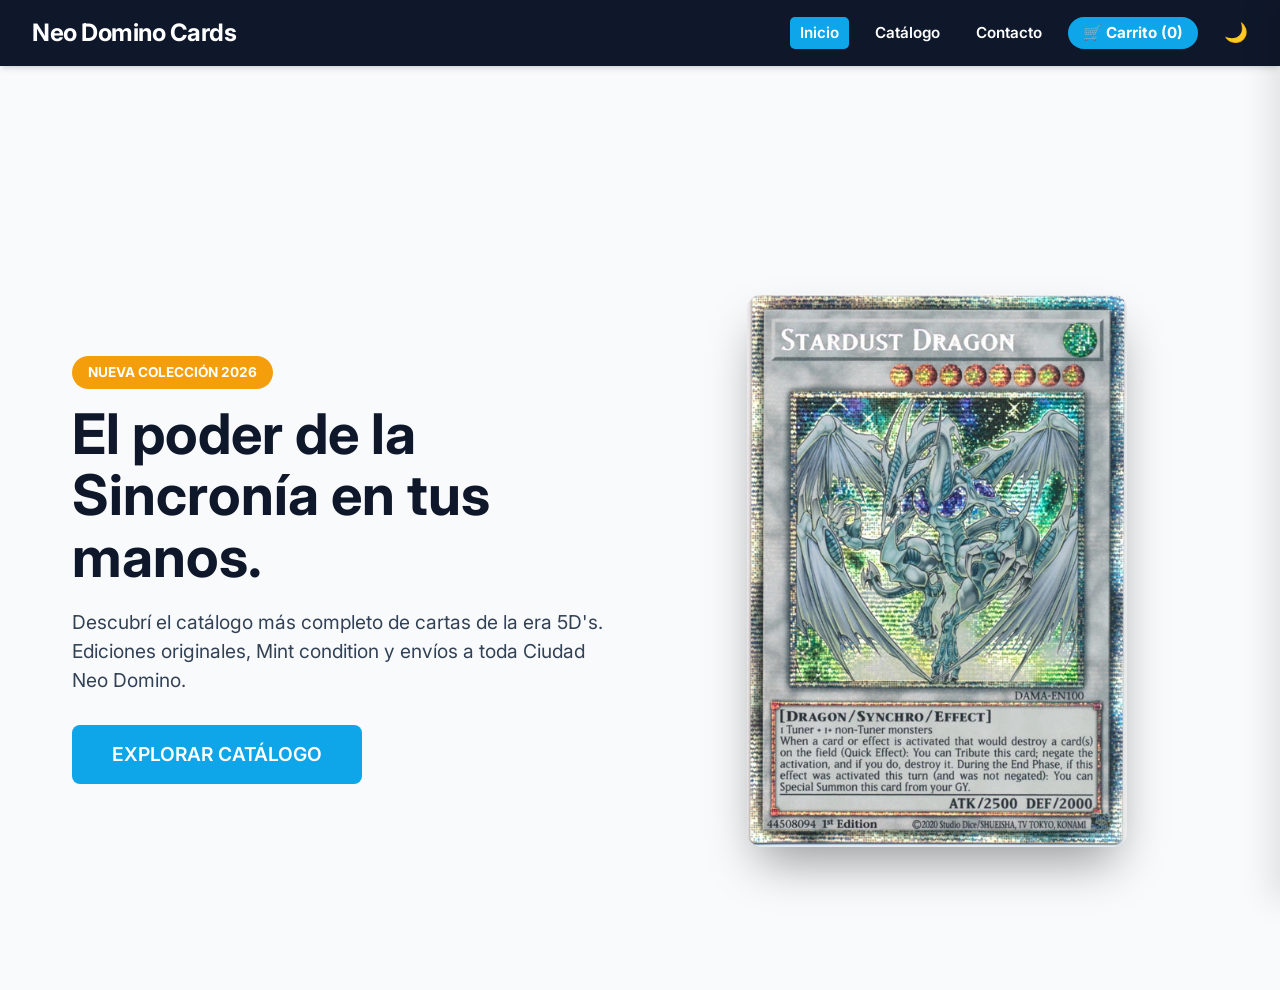
<file: app/index.html>
<!DOCTYPE html>
<html lang="es">
<head>
    <meta charset="UTF-8">
    <meta name="viewport" content="width=device-width, initial-scale=1.0">
    <title>Neo Domino Cards | Inicio</title>
    <link rel="stylesheet" href="style/style.css">
</head>
<body>

    <header>
        <h2>Neo Domino Cards</h2>
        <nav>
            <a href="index.html" class="active">Inicio</a>
            <a href="catalogo.html">Catálogo</a>
            <a href="contacto.html">Contacto</a>
            <span id="cart-counter" style="background: var(--color-secundario); padding: 5px 15px; border-radius: 20px; color: white; cursor: pointer; transition: 0.2s; font-weight: bold;">🛒 Carrito (0)</span>
            
            <button id="btn-dark-mode" style="background: none; border: none; font-size: 1.2rem; cursor: pointer; margin-left: 10px;" title="Alternar tema">🌙</button>
        </nav>
    </header>

    <main>
        <section class="hero-section">
            <div class="hero-texto">
                <span class="badge-edicion" style="margin-bottom: 15px; display: inline-block;">Nueva Colección 2026</span>
                
                <h1>
                    El poder de la Sincronía en tus manos.
                </h1>
                <p style="font-size: 1.2rem; margin-bottom: 30px;">
                    Descubrí el catálogo más completo de cartas de la era 5D's. Ediciones originales, Mint condition y envíos a toda Ciudad Neo Domino.
                </p>
                
                <a href="catalogo.html" class="btn-comprar btn-grande" style="text-decoration: none; display: inline-block; width: auto; padding: 15px 40px; font-size: 1.2rem;">
                    Explorar Catálogo
                </a>
            </div>
            <div class="hero-imagen">
                <img src="img/stardust.webp" alt="Stardust Dragon" class="carta-flotante">
            </div>
        </section>
    </main>

    <div id="carrito-sidebar" class="carrito-sidebar">
        <div class="carrito-header">
            <h3>Mi Carrito</h3>
            <button id="cerrar-carrito" class="btn-cerrar">&times;</button>
        </div>
        <div id="carrito-items" class="carrito-items"></div>
        <div class="carrito-footer">
            <div class="carrito-total">
                <span>Total a pagar:</span>
                <span id="carrito-total-precio">$0 ARS</span>
            </div>
            <button id="vaciar-carrito" class="btn-vaciar">🗑️ Vaciar carrito</button>
            <button id="btn-continuar-compra" class="btn-comprar" style="margin-top: 10px;">Continuar compra</button>
        </div>
    </div>

    <script src="darkmode.js"></script>
    <script src="carrito.js"></script>
</body>
</html>
</file>
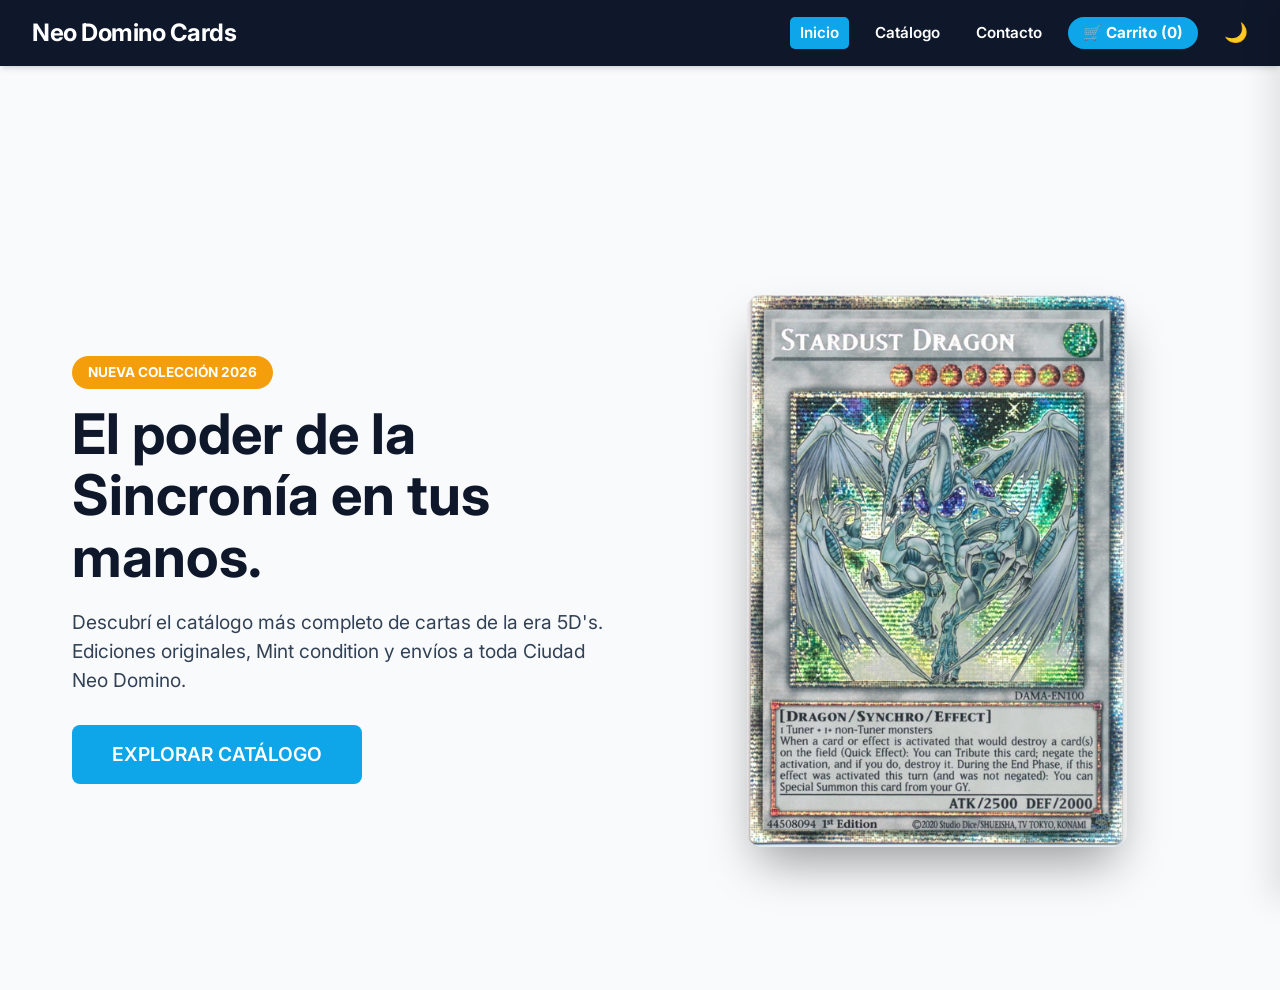
<file: app/checkout.html>
<!DOCTYPE html>
<html lang="es">
<head>
    <meta charset="UTF-8">
    <meta name="viewport" content="width=device-width, initial-scale=1.0">
    <title>Finalizar Compra | Neo Domino Cards</title>
    <link rel="stylesheet" href="style/style.css">
</head>
<body>

    <header>
        <h2>Neo Domino Cards</h2>
        <nav>
            <a href="index.html" class="btn-volver">← Volver a la tienda</a>
        </nav>
    </header>

    <main class="main-detalle">
        <div class="contenedor-detalle layout-checkout">
            
            <section class="seccion-resenas seccion-formulario">
                <h2>Datos de facturación y envío</h2>
                <p class="texto-ayuda">Completá tus datos para finalizar la compra.</p>
                
                <form id="form-checkout" class="formulario-resena">
                    <div class="grupo-input">
                        <label for="nombre">Nombre completo:</label>
                        <input type="text" id="nombre" placeholder="Ej: Yusei Fudo" required>
                    </div>
                    
                    <div class="grupo-input">
                        <label for="direccion">Dirección de envío:</label>
                        <input type="text" id="direccion" placeholder="Ej: Satellite St. 123" required>
                    </div>

                    <div class="grupo-input">
                        <label for="tarjeta">Número de Tarjeta:</label>
                        <input type="text" id="tarjeta" placeholder="XXXX-XXXX-XXXX-XXXX" required minlength="16" maxlength="16">
                    </div>
                    
                    <button type="submit" class="btn-comprar btn-grande">Confirmar Pago</button>
                </form>
            </section>

            <section class="seccion-resenas seccion-resumen">
                <h2>Resumen de tu pedido</h2>
                <hr class="separador">
                <div id="checkout-items" class="lista-items-checkout"></div>
                <hr class="separador">
                <h3 id="checkout-total" class="precio-total">Total: $0 ARS</h3>
            </section>

        </div>
    </main>

    <script src="storage.js"></script>
    <script>
        // 1. Carga y Seguridad
        const carrito = StorageDB.leer('carrito', []);
        if (!carrito.length) window.location.href = 'index.html';

        // 2. Renderizado Optimizado (Map + Reduce)
        document.getElementById('checkout-items').innerHTML = carrito.map(item => `
            <div class="item-resumen">
                <span>${item.cantidad}x <strong>${item.nombre}</strong></span>
                <span>$${(item.precio * item.cantidad).toLocaleString('es-AR')}</span>
            </div>
        `).join('');

        const totalAPagar = carrito.reduce((suma, item) => suma + (item.precio * item.cantidad), 0);
        document.getElementById('checkout-total').textContent = `Total: $${totalAPagar.toLocaleString('es-AR')} ARS`;

        // 3. Persistencia de Formulario (sessionStorage)
        const form = document.getElementById('form-checkout');
        const inputNombre = document.getElementById('nombre');
        const inputDir = document.getElementById('direccion');

        // Recuperar si el usuario apretó F5
        inputNombre.value = sessionStorage.getItem('form_nombre') || '';
        inputDir.value = sessionStorage.getItem('form_dir') || '';

        // Guardar mientras tipea
        form.addEventListener('input', (e) => {
            if (e.target.id === 'nombre') sessionStorage.setItem('form_nombre', e.target.value);
            if (e.target.id === 'direccion') sessionStorage.setItem('form_dir', e.target.value);
        });

        // 4. Procesar Pago
        form.addEventListener('submit', (e) => {
            e.preventDefault();
            alert("¡Pago procesado con éxito! Tus cartas ya están en preparación.");
            
            StorageDB.borrar('carrito'); 
            sessionStorage.clear(); // Limpiamos los inputs guardados
            
            window.location.href = 'index.html';
        });
    </script>
</body>
</html>
</file>
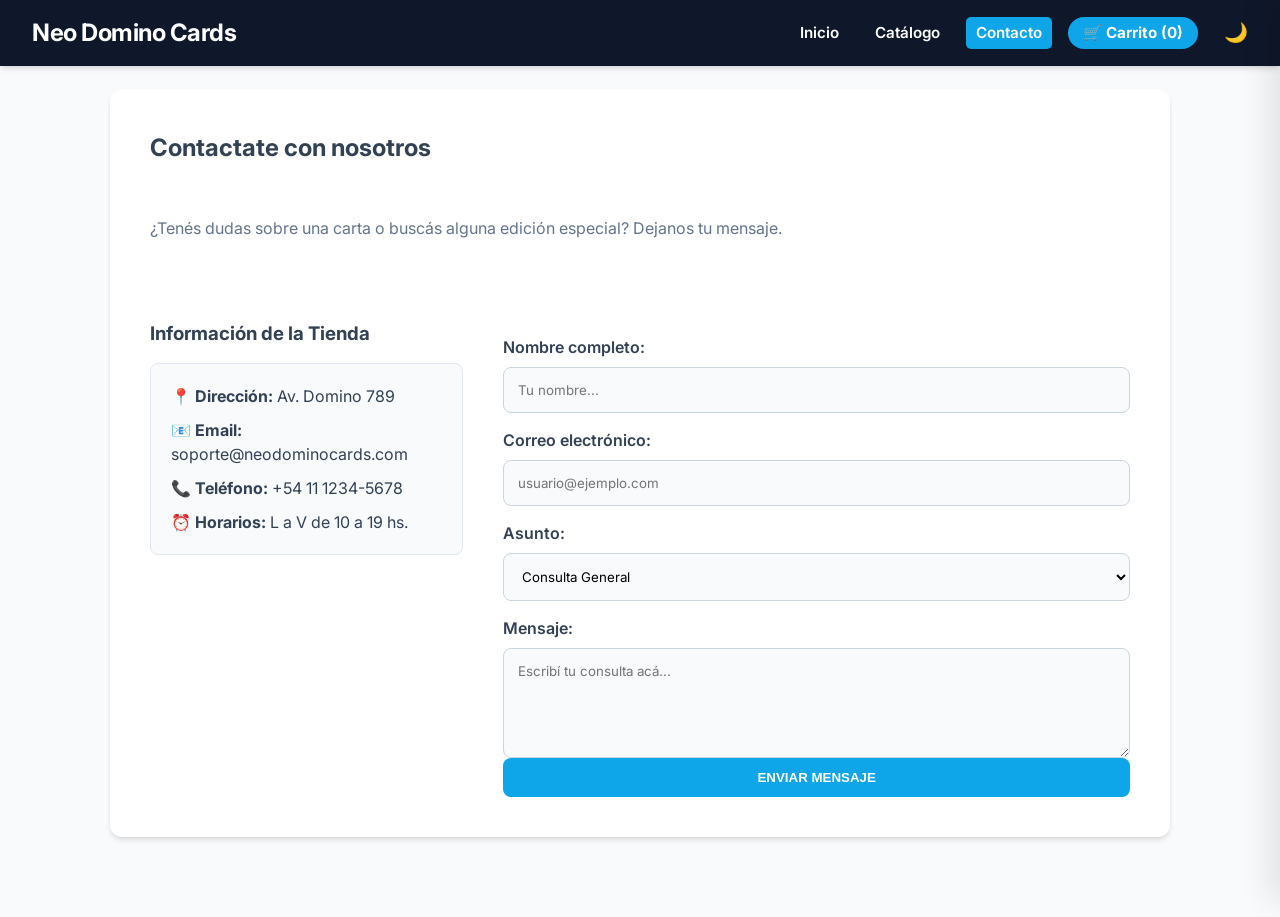
<file: app/contacto.html>
<!DOCTYPE html>
<html lang="es">
<head>
    <meta charset="UTF-8">
    <meta name="viewport" content="width=device-width, initial-scale=1.0">
    <title>Contacto | Neo Domino Cards</title>
    <link rel="stylesheet" href="style/style.css">
</head>
<body>

    <header>
        <h2>Neo Domino Cards</h2>
        <nav>
            <a href="index.html">Inicio</a>
            <a href="catalogo.html">Catálogo</a>
            <a href="contacto.html" class="active">Contacto</a>
            <span id="cart-counter" style="background: var(--color-secundario); padding: 5px 15px; border-radius: 20px; color: white; cursor: pointer; transition: 0.2s; font-weight: bold;">🛒 Carrito (0)</span>
            <button id="btn-dark-mode" style="background: none; border: none; font-size: 1.2rem; cursor: pointer; margin-left: 10px;" title="Alternar tema">🌙</button>
        </nav>
    </header>

    <main class="main-detalle">
        <div class="contenedor-detalle">
            <section class="producto-detalle" style="flex-direction: column;">
                <h1>Contactate con nosotros</h1>
                <p class="texto-ayuda">¿Tenés dudas sobre una carta o buscás alguna edición especial? Dejanos tu mensaje.</p>
                
                <div class="layout-checkout" style="margin-top: 10px;">
                    
                    <div class="seccion-resumen">
                        <h3>Información de la Tienda</h3>
                        <ul class="caracteristicas" style="margin-top: 15px;">
                            <li>📍 <strong>Dirección:</strong> Av. Domino 789</li>
                            <li>📧 <strong>Email:</strong> soporte@neodominocards.com</li>
                            <li>📞 <strong>Teléfono:</strong> +54 11 1234-5678</li>
                            <li>⏰ <strong>Horarios:</strong> L a V de 10 a 19 hs.</li>
                        </ul>
                    </div>

                    <div class="seccion-formulario">
                        <form id="form-contacto" class="formulario-resena">
                            <div class="grupo-input">
                                <label for="nombre-contacto">Nombre completo:</label>
                                <input type="text" id="nombre-contacto" required placeholder="Tu nombre...">
                            </div>
                            <div class="grupo-input">
                                <label for="email-contacto">Correo electrónico:</label>
                                <input type="email" id="email-contacto" required placeholder="usuario@ejemplo.com">
                            </div>
                            <div class="grupo-input">
                                <label for="asunto">Asunto:</label>
                                <select id="asunto">
                                    <option value="consulta">Consulta General</option>
                                    <option value="pedido">Estado de Pedido</option>
                                    <option value="stock">Busco una carta específica</option>
                                </select>
                            </div>
                            <div class="grupo-input">
                                <label for="mensaje">Mensaje:</label>
                                <textarea id="mensaje" rows="5" required placeholder="Escribí tu consulta acá..."></textarea>
                            </div>
                            <button type="submit" class="btn-comprar btn-grande">Enviar Mensaje</button>
                        </form>
                    </div>

                </div>
            </section>
        </div>
    </main>

    <div id="carrito-sidebar" class="carrito-sidebar">
        <div class="carrito-header">
            <h3>Mi Carrito</h3>
            <button id="cerrar-carrito" class="btn-cerrar">&times;</button>
        </div>
        <div id="carrito-items" class="carrito-items"></div>
        <div class="carrito-footer">
            <div class="carrito-total">
                <span>Total a pagar:</span>
                <span id="carrito-total-precio">$0 ARS</span>
            </div>
            <button id="vaciar-carrito" class="btn-vaciar">🗑️ Vaciar carrito</button>
            <button id="btn-continuar-compra" class="btn-comprar" style="margin-top: 10px;">Continuar compra</button>
        </div>
    </div>

    <!-- Scripts unificados -->
    <script src="storage.js"></script>
    <script src="darkmode.js"></script>
    <script src="carrito.js"></script>
    <script>
        document.getElementById('form-contacto').addEventListener('submit', (e) => {
            e.preventDefault();
            alert(`¡Gracias ${document.getElementById('nombre-contacto').value}! Recibimos tu mensaje correctamente.`);
            e.target.reset(); // Vaciamos el form en lugar de redirigir bruscamente
        });
    </script>
</body>
</html>
</file>
<file: app/style/style.css>
@import url('https://fonts.googleapis.com/css2?family=Inter:wght@400;600;700&display=swap');

/* Variables y Reset */
:root {
    --color-primario: #0f172a; --color-secundario: #0ea5e9; --color-secundario-hover: #0284c7;
    --color-exito: #10b981; --color-alerta: #ef4444; --color-fondo: #f8fafc; 
    --color-texto: #334155; --color-texto-mutado: #64748b; --color-blanco: #ffffff;
    --radio-borde: 12px; --espacio-sm: 0.5rem; --espacio-md: 1rem; --espacio-lg: 2rem;
    --sombra-suave: 0 4px 6px -1px rgb(0 0 0 / 0.1), 0 2px 4px -2px rgb(0 0 0 / 0.1);
    --sombra-fuerte: 0 20px 25px -5px rgb(0 0 0 / 0.1), 0 8px 10px -6px rgb(0 0 0 / 0.1);
}

* { box-sizing: border-box; margin: 0; padding: 0; }
body { font-family: 'Inter', sans-serif; background-color: var(--color-fondo); color: var(--color-texto); line-height: 1.5; }

/* Header y Nav */
header { background-color: var(--color-primario); color: var(--color-blanco); padding: 15px var(--espacio-lg); display: flex; justify-content: space-between; align-items: center; position: fixed; top: 0; left: 0; width: 100%; z-index: 100; box-shadow: var(--sombra-suave); }
header h2 { font-weight: 700; letter-spacing: -0.5px; }
header nav { display: flex; gap: var(--espacio-md); font-weight: 600; align-items: center; }
header nav span, header nav a { cursor: pointer; transition: all 0.2s ease; text-decoration: none; color: var(--color-blanco); font-size: 0.95rem; padding: 5px 10px; border-radius: 5px; }
header nav span:hover, header nav a:hover { color: var(--color-secundario); }
header nav a.active { background-color: var(--color-secundario); color: var(--color-blanco); }

/* Inicio (Hero) */
.hero-section { display: flex; align-items: center; justify-content: space-between; max-width: 1200px; margin: 0 auto; padding: 120px var(--espacio-lg) 60px; min-height: 100vh; gap: 50px; }
.hero-texto { flex: 1; max-width: 600px; }
.hero-texto h1 { color: var(--color-primario); font-size: 3.5rem; line-height: 1.1; margin-bottom: 20px; }
.hero-imagen { flex: 1; display: flex; justify-content: center; align-items: center; }
.carta-flotante { width: 100%; max-width: 380px; border-radius: 15px; box-shadow: 0 25px 50px -12px rgba(0, 0, 0, 0.4); animation: flotar 4s ease-in-out infinite; }
@keyframes flotar { 0%, 100% { transform: translateY(0px) rotate(0deg); } 50% { transform: translateY(-20px) rotate(2deg); } }

/* Catálogo y Filtros */
main { padding-top: 90px; }
.layout-principal { display: flex; gap: 30px; max-width: 1250px; margin: 0 auto; padding: var(--espacio-lg); align-items: flex-start; }
.sidebar-filtros { flex: 0 0 260px; background-color: var(--color-blanco); padding: 20px; border-radius: var(--radio-borde); box-shadow: var(--sombra-suave); position: sticky; top: 100px; }
.sidebar-filtros h3 { color: var(--color-primario); margin-bottom: 15px; font-size: 1.1rem; border-bottom: 2px solid var(--color-fondo); padding-bottom: 8px; }
.grupo-filtro { display: flex; flex-direction: column; gap: 10px; margin-bottom: 20px; }
.filtro-checkbox { display: flex; align-items: center; gap: 8px; color: var(--color-texto); font-size: 0.95rem; cursor: pointer; }
.btn-filtro { background-color: var(--color-blanco); color: var(--color-texto); border: 1px solid #cbd5e1; padding: 8px 20px; border-radius: 20px; cursor: pointer; font-weight: 600; transition: all 0.2s ease; }
.btn-filtro:hover { border-color: var(--color-secundario); color: var(--color-secundario); }
.btn-filtro.activo { background-color: var(--color-secundario); color: var(--color-blanco); border-color: var(--color-secundario); }
.buscador-container { margin-bottom: 20px; }
.buscador-container input { width: 100%; padding: 10px 15px; border: 1px solid #cbd5e1; border-radius: 8px; font-size: 1rem; outline: none; transition: all 0.3s ease; box-shadow: var(--sombra-suave); }
.buscador-container input:focus { border-color: var(--color-secundario); box-shadow: 0 0 0 3px rgba(14, 165, 233, 0.2); }

/* Grilla de Cartas */
.contenedor-grilla { flex: 1; width: 100%; }
.seccion-productos { display: grid; grid-template-columns: repeat(auto-fill, minmax(240px, 1fr)); gap: 30px; }
.card { background-color: var(--color-blanco); border-radius: var(--radio-borde); padding: 20px; text-align: center; box-shadow: var(--sombra-suave); position: relative; transition: transform 0.3s, box-shadow 0.3s; animation: fadeInUp 0.5s ease-out forwards; opacity: 0; display: flex; flex-direction: column; }
.card:hover { transform: translateY(-8px); box-shadow: var(--sombra-fuerte); }
.card::before { content: "OFERTA"; background-color: var(--color-alerta); color: var(--color-blanco); font-size: 0.75rem; font-weight: 700; padding: 4px 12px; border-radius: 20px; position: absolute; top: -12px; right: -10px; z-index: 10; }
.card img { width: 100%; max-width: 260px; margin: 0 auto 15px auto; border-radius: 8px; transition: transform 0.3s; object-fit: contain; }
.card:hover img { transform: scale(1.03); }
.card h3 { color: var(--color-primario); margin-bottom: 8px; font-size: 1.25rem; font-weight: 700; }
.card p { color: var(--color-texto-mutado); font-size: 0.9rem; margin-bottom: 15px; flex-grow: 1; }
.precio { font-weight: 700; color: var(--color-exito); font-size: 1.5rem; margin-bottom: 15px; }
.btn-comprar { background-color: var(--color-secundario); color: var(--color-blanco); border: none; padding: 12px 20px; border-radius: 8px; cursor: pointer; font-weight: 600; width: 100%; transition: all 0.2s ease; text-transform: uppercase; }
.btn-comprar:hover { background-color: var(--color-secundario-hover); transform: translateY(-2px); }
@keyframes fadeInUp { from { opacity: 0; transform: translateY(30px); } to { opacity: 1; transform: translateY(0); } }
.card:nth-child(1) { animation-delay: 0.1s; } .card:nth-child(2) { animation-delay: 0.15s; } .card:nth-child(3) { animation-delay: 0.2s; } .card:nth-child(4) { animation-delay: 0.25s; }

/* Carrito Sidebar */
.carrito-sidebar { position: fixed; top: 0; right: -450px; width: 100%; max-width: 450px; height: 100vh; background-color: var(--color-blanco); box-shadow: -10px 0 30px rgba(0,0,0,0.1); z-index: 1000; display: flex; flex-direction: column; transition: right 0.4s cubic-bezier(0.4, 0, 0.2, 1); }
.carrito-sidebar.abierto { right: 0; }
.carrito-header { padding: 20px 25px; background-color: var(--color-primario); color: var(--color-blanco); display: flex; justify-content: space-between; align-items: center; }
.btn-cerrar { background: none; border: none; color: var(--color-texto-mutado); font-size: 2rem; cursor: pointer; transition: color 0.2s; }
.btn-cerrar:hover { color: var(--color-blanco); }
.carrito-items { padding: 25px; flex-grow: 1; overflow-y: auto; display: flex; flex-direction: column; gap: 20px; }
.carrito-item { display: flex; justify-content: space-between; align-items: center; border-bottom: 1px solid #f1f5f9; padding-bottom: 15px; gap: 15px; }
.carrito-item-img { width: 50px; height: 70px; object-fit: cover; border-radius: 6px; }
.item-info { flex-grow: 1; }
.item-info h4 { color: var(--color-primario); margin-bottom: 5px; font-size: 1rem; font-weight: 600; }
.item-precio { color: var(--color-exito); font-weight: 700; font-size: 1.1rem; }
.carrito-footer { padding: 25px; background-color: var(--color-fondo); border-top: 1px solid #e2e8f0; }
.carrito-total { display: flex; justify-content: space-between; font-size: 1.25rem; font-weight: 700; margin-bottom: 20px; color: var(--color-primario); }
.btn-vaciar { background: transparent; border: 2px solid #cbd5e1; color: var(--color-texto-mutado); padding: 12px; width: 100%; border-radius: 8px; cursor: pointer; font-weight: 600; transition: all 0.2s ease; }
.btn-vaciar:hover { border-color: var(--color-alerta); color: var(--color-alerta); }

/* Detalles */
.contenedor-detalle { max-width: 1100px; margin: 0 auto; padding: 0 20px 40px 20px; }
.btn-volver { display: inline-flex; align-items: center; margin-bottom: 25px; text-decoration: none; color: var(--color-secundario); font-weight: 600; transition: color 0.2s ease; }
.btn-volver:hover { color: var(--color-secundario-hover); }
.producto-detalle { display: flex; gap: 50px; background-color: var(--color-blanco); padding: 40px; border-radius: var(--radio-borde); box-shadow: var(--sombra-suave); margin-bottom: 40px; }
.imagen-container { flex: 1; }
.imagen-container img { width: 100%; border-radius: 12px; box-shadow: var(--sombra-fuerte); }
.info-container { flex: 1; display: flex; flex-direction: column; gap: 20px; }
.badge-edicion { align-self: flex-start; background-color: #f59e0b; color: var(--color-blanco); padding: 6px 16px; border-radius: 20px; font-size: 0.85rem; font-weight: 700; text-transform: uppercase; }
.precio-detalle { font-size: 2.5rem; color: var(--color-exito); font-weight: 700; letter-spacing: -1px; }
.descripcion { line-height: 1.7; color: var(--color-texto-mutado); font-size: 1.05rem; }
.caracteristicas { list-style: none; background-color: var(--color-fondo); padding: 20px; border-radius: 8px; border: 1px solid #e2e8f0; }
.caracteristicas li { margin-bottom: 10px; color: var(--color-texto); }
.caracteristicas li:last-child { margin-bottom: 0; }
.seccion-resenas { background-color: var(--color-blanco); padding: 40px; border-radius: var(--radio-borde); box-shadow: var(--sombra-suave); }
.grupo-input { display: flex; flex-direction: column; gap: 8px; margin-top: 15px; }
.grupo-input label { font-weight: 600; color: var(--color-texto); }
.grupo-input input, .grupo-input textarea, .grupo-input select { padding: 14px; border: 1px solid #cbd5e1; border-radius: 8px; font-family: inherit; transition: all 0.3s; background-color: var(--color-fondo); }
.grupo-input input:focus, .grupo-input textarea:focus, .grupo-input select:focus { outline: none; border-color: var(--color-secundario); background-color: var(--color-blanco); }

/* Clases del Checkout (Nuevas) */
.layout-checkout { display: flex; gap: 40px; flex-wrap: wrap; }
.seccion-formulario { flex: 2; min-width: 300px; }
.seccion-resumen { flex: 1; min-width: 300px; height: fit-content; }
.texto-ayuda { margin-bottom: 20px; color: var(--color-texto-mutado); }
.separador { margin: 15px 0; border: 0; border-top: 1px solid #e2e8f0; }
.lista-items-checkout { display: flex; flex-direction: column; gap: 10px; }
.item-resumen { display: flex; justify-content: space-between; font-size: 0.95rem; }
.precio-total { color: var(--color-exito); text-align: right; font-size: 1.5rem; margin-top: 10px; }

/* Responsive */
@media (max-width: 900px) {
    .hero-section { flex-direction: column; text-align: center; padding-top: 120px; }
    .hero-texto h1 { font-size: 2.8rem; }
}
@media (max-width: 768px) {
    header { flex-direction: column; gap: 15px; padding: 15px 10px; }
    header nav { flex-wrap: wrap; justify-content: center; gap: 10px; }
    main { padding-top: 140px; }
    .layout-principal, .layout-checkout { flex-direction: column; }
    .sidebar-filtros { flex: auto; width: 100%; position: static; }
    .producto-detalle { flex-direction: column; padding: 25px; }
}

/* Modo Oscuro */
body.dark-mode { background-color: #18191c; color: #dcddde; }
body.dark-mode header, body.dark-mode .carrito-sidebar { background-color: #0f1115; border-color: #2b2d31; }
body.dark-mode .card, body.dark-mode .sidebar-filtros, body.dark-mode .seccion-resenas, body.dark-mode .producto-detalle { background-color: #22252a; box-shadow: 0 4px 12px rgba(0, 0, 0, 0.4); border: 1px solid #2b2d31; }
body.dark-mode h1 { color: #f8fafc; }
body.dark-mode h2, body.dark-mode h3, body.dark-mode h4 { color: var(--color-secundario); }
body.dark-mode p, body.dark-mode .card p, body.dark-mode .descripcion, body.dark-mode .caracteristicas li, body.dark-mode .texto-ayuda { color: #a3a6aa; }
body.dark-mode .caracteristicas { background-color: #1e1f22; border-color: #2b2d31; }
body.dark-mode .carrito-footer { background-color: #0f1115; border-color: #2b2d31; }
body.dark-mode .carrito-item, body.dark-mode .separador { border-color: #2b2d31; }
body.dark-mode input, body.dark-mode textarea, body.dark-mode select { background-color: #1e1f22; color: #dcddde; border: 1px solid #383a40; }
</file>
